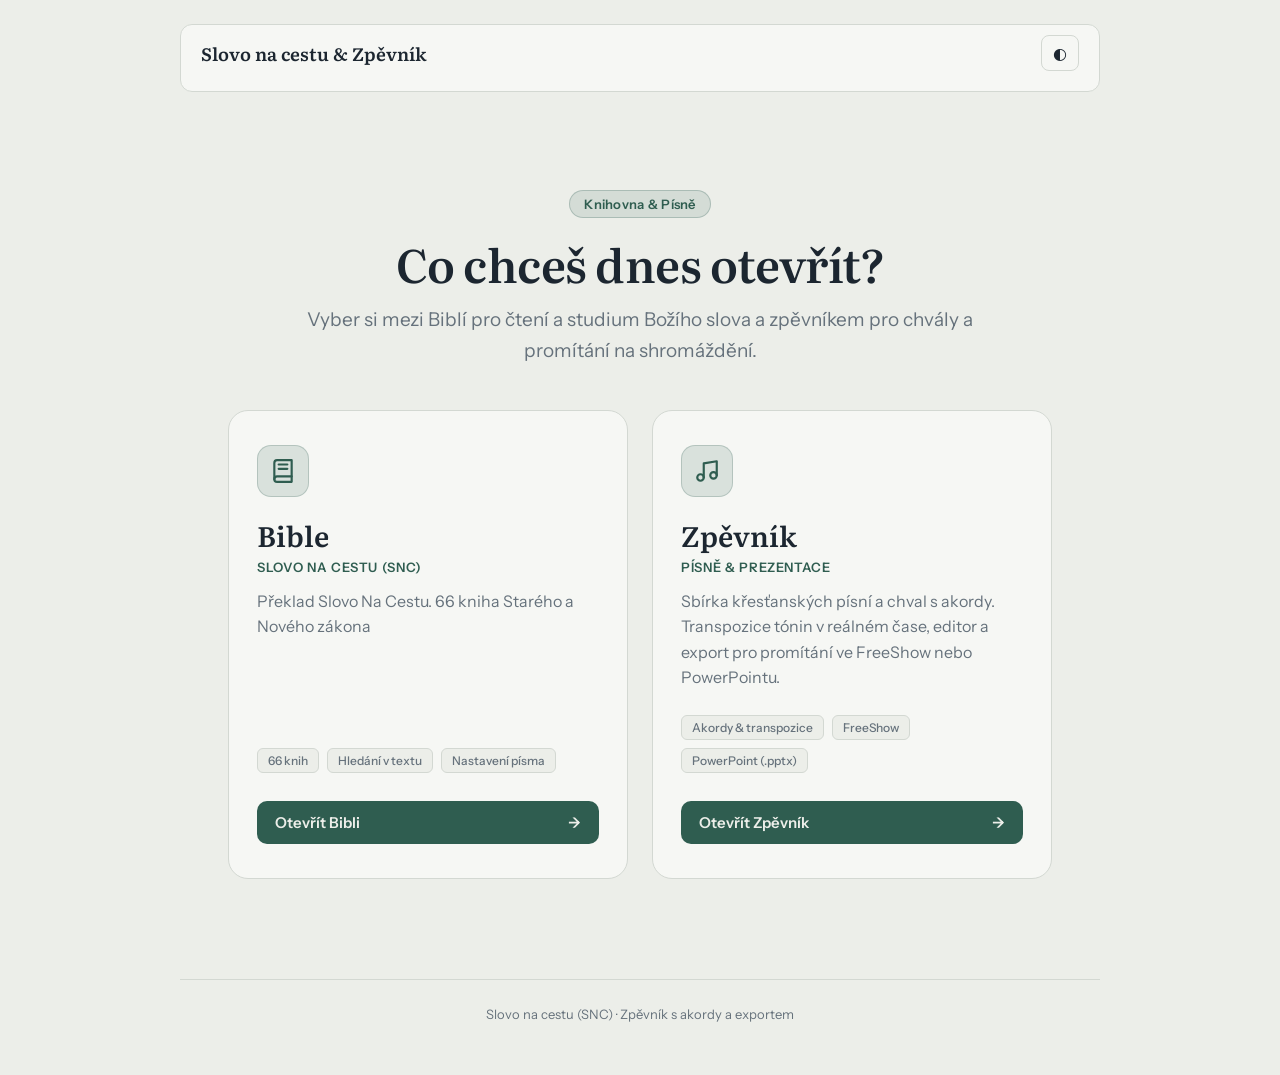
<file: index.html>
<!DOCTYPE html>
<html lang="cs">

<head>
    <meta charset="utf-8">
    <meta name="viewport" content="width=device-width, initial-scale=1, viewport-fit=cover">
    <title>Slovo na cestu & Zpěvník</title>
    <link rel="stylesheet"
        href="https://fonts.googleapis.com/css2?family=Literata:ital,opsz,wght@0,7..72,400;0,7..72,600;1,7..72,400&family=Instrument+Sans:wght@400;500;600&display=swap">
    <link rel="stylesheet" href="style.css">
    <script>(function () { const t = localStorage.getItem("theme"); if (t) document.documentElement.dataset.theme = t; })();</script>
</head>

<body>
    <div class="portal-wrap">
        <header class="portal-nav">
            <div class="portal-brand">
                <span>Slovo na cestu & Zpěvník</span>
            </div>
            <button class="btn" id="th" aria-label="Přepnout motiv">◐</button>
        </header>

        <main>
            <section class="portal-hero">
                <span class="portal-badge">Knihovna & Písně</span>
                <h1>Co chceš dnes otevřít?</h1>
                <p>Vyber si mezi Biblí pro čtení a studium Božího slova a zpěvníkem pro chvály a promítání na
                    shromáždění.</p>
            </section>

            <section class="portal-grid">
                <a href="bible.html" class="portal-card" id="card-bible">
                    <div class="portal-card-icon" aria-hidden="true">
                        <svg width="26" height="26" viewBox="0 0 24 24" fill="none" stroke="currentColor"
                            stroke-width="2" stroke-linecap="round" stroke-linejoin="round">
                            <path d="M4 19.5A2.5 2.5 0 0 1 6.5 17H20"></path>
                            <path d="M6.5 2H20v20H6.5A2.5 2.5 0 0 1 4 19.5v-15A2.5 2.5 0 0 1 6.5 2z"></path>
                            <line x1="8" y1="6" x2="16" y2="6"></line>
                            <line x1="8" y1="10" x2="16" y2="10"></line>
                        </svg>
                    </div>
                    <h2>Bible</h2>
                    <div class="portal-card-subtitle">Slovo na cestu (SNC)</div>
                    <p class="portal-card-desc">Překlad Slovo Na Cestu. 66 kniha Starého a Nového zákona</p>
                    <div class="portal-tags">
                        <span class="portal-tag">66 knih</span>
                        <span class="portal-tag">Hledání v textu</span>
                        <span class="portal-tag">Nastavení písma</span>
                    </div>
                    <div class="portal-card-btn">
                        <span>Otevřít Bibli</span>
                        <span aria-hidden="true">→</span>
                    </div>
                </a>

                <a href="zpevnik.html" class="portal-card" id="card-zpevnik">
                    <div class="portal-card-icon" aria-hidden="true">
                        <svg width="26" height="26" viewBox="0 0 24 24" fill="none" stroke="currentColor"
                            stroke-width="2" stroke-linecap="round" stroke-linejoin="round">
                            <path d="M9 18V5l12-2v13"></path>
                            <circle cx="6" cy="18" r="3"></circle>
                            <circle cx="18" cy="16" r="3"></circle>
                        </svg>
                    </div>
                    <h2>Zpěvník</h2>
                    <div class="portal-card-subtitle">Písně & Prezentace</div>
                    <p class="portal-card-desc">Sbírka křesťanských písní a chval s akordy. Transpozice tónin v reálném
                        čase, editor a export pro promítání ve FreeShow nebo PowerPointu.</p>
                    <div class="portal-tags">
                        <span class="portal-tag">Akordy & transpozice</span>
                        <span class="portal-tag">FreeShow</span>
                        <span class="portal-tag">PowerPoint (.pptx)</span>
                    </div>
                    <div class="portal-card-btn">
                        <span>Otevřít Zpěvník</span>
                        <span aria-hidden="true">→</span>
                    </div>
                </a>
            </section>
        </main>

        <footer class="portal-footer">
            <div>Slovo na cestu (SNC) · Zpěvník s akordy a exportem</div>
        </footer>
    </div>

    <script>
        document.getElementById("th").addEventListener("click", () => {
            const r = document.documentElement;
            const isDark = r.dataset.theme ? r.dataset.theme === "dark" : matchMedia("(prefers-color-scheme:dark)").matches;
            const next = isDark ? "light" : "dark";
            r.dataset.theme = next;
            localStorage.setItem("theme", next);
        });
    </script>
</body>

</html>
</file>
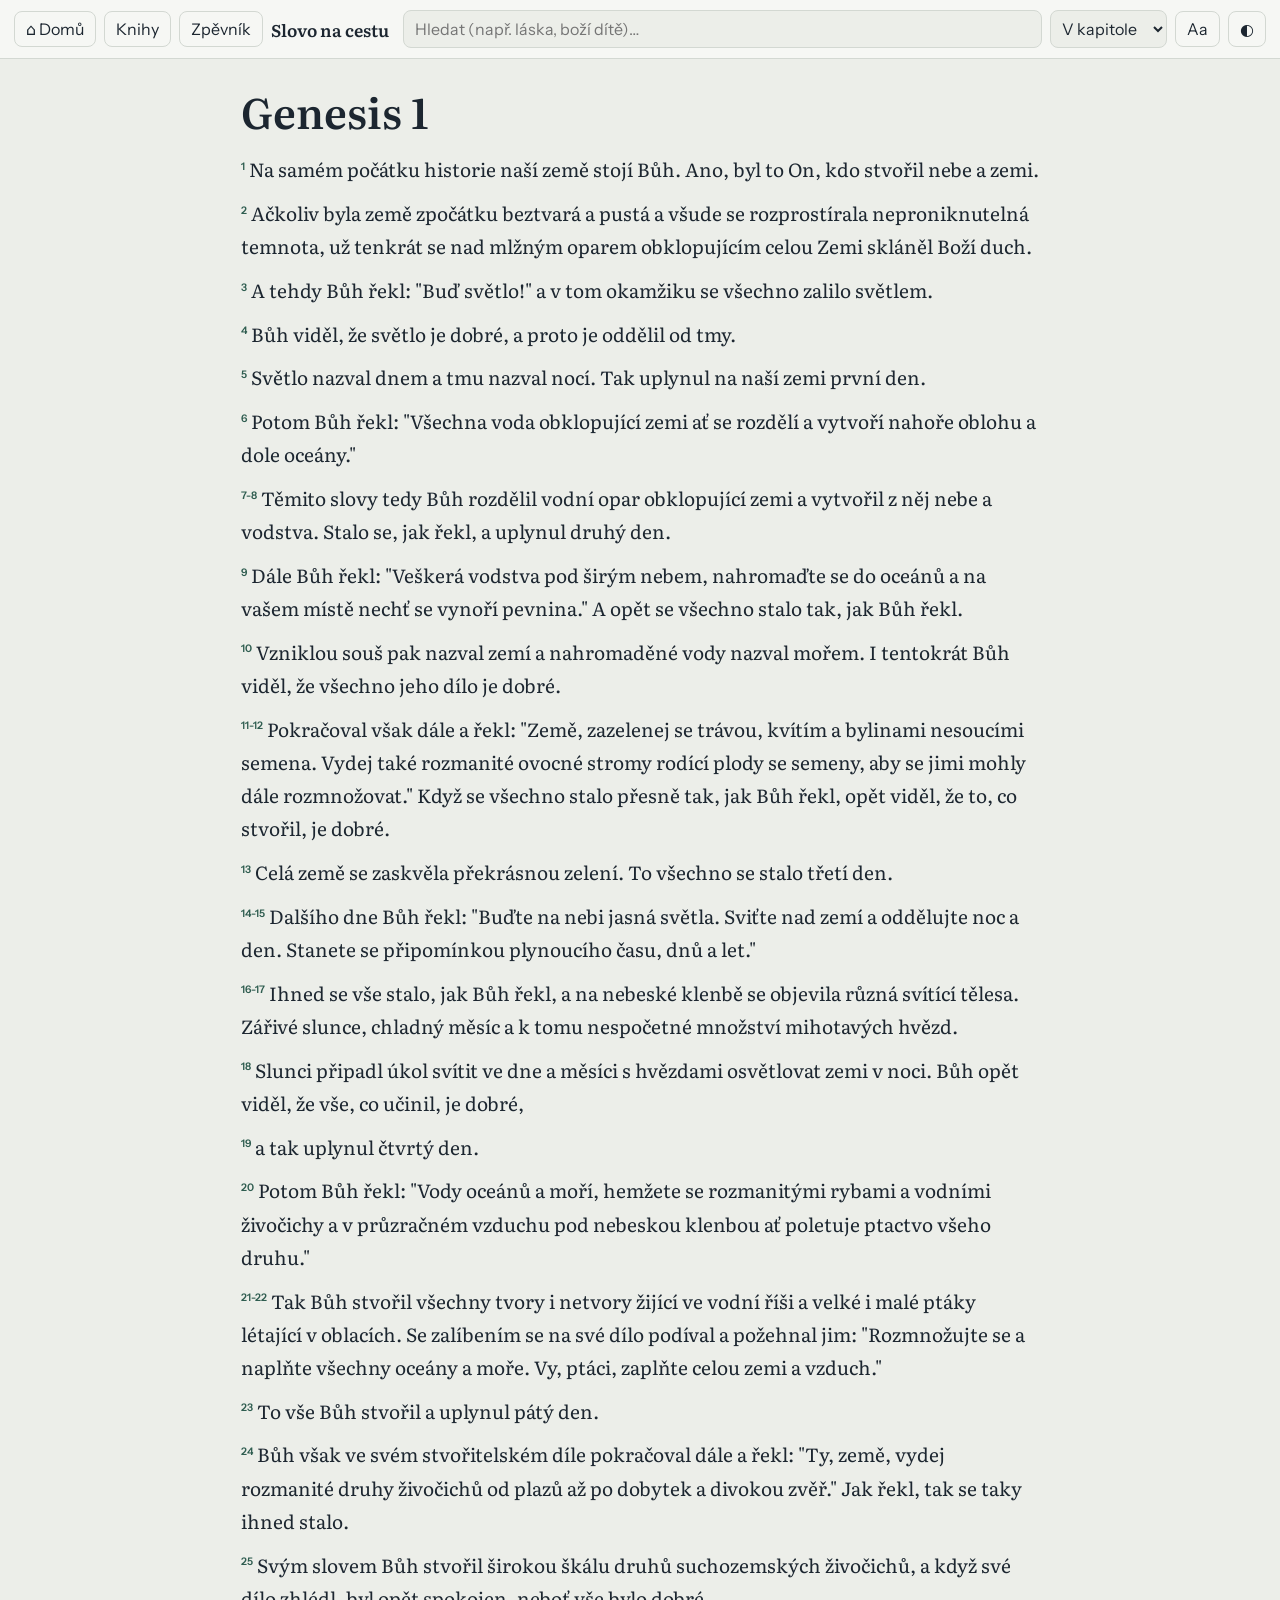
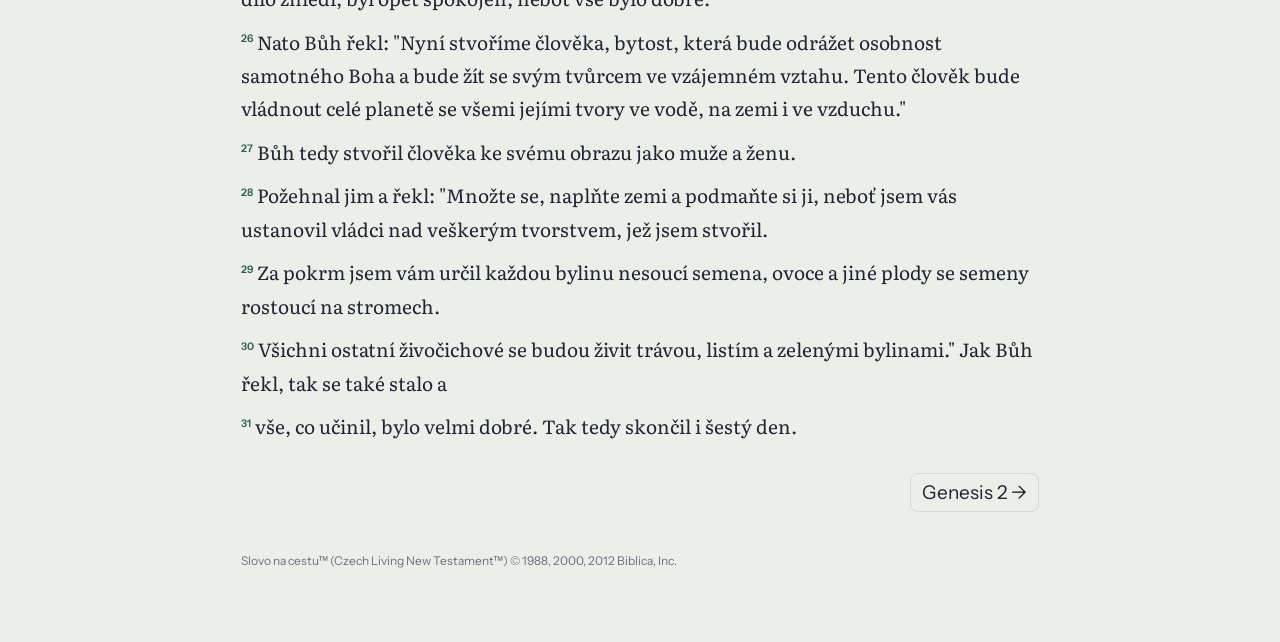
<file: bible.html>
<!DOCTYPE html>
<html lang="cs">

<head>
    <meta charset="utf-8">
    <meta name="viewport" content="width=device-width, initial-scale=1, viewport-fit=cover">
    <title>Slovo na cestu – Bible</title>
    <link rel="stylesheet"
        href="https://fonts.googleapis.com/css2?family=Literata:ital,opsz,wght@0,7..72,400;0,7..72,600;1,7..72,400&family=Instrument+Sans:wght@400;600&display=swap">
    <link rel="stylesheet" href="style.css">
    <link rel="icon" type="image/x-icon" href="book-ico.png">
    <script>(function () { const t = localStorage.getItem("theme"); if (t) document.documentElement.dataset.theme = t; })();</script>
</head>

<body>
    <header>
        <a href="index.html" class="btn" title="Úvodní stránka">⌂ Domů</a>
        <button class="btn" id="menu" aria-label="Seznam knih">Knihy</button>
        <a href="zpevnik.html" class="btn" id="sg">Zpěvník</a>
        <h1>Slovo na cestu</h1>
        <input id="q" type="search" placeholder="Hledat (např. láska, boží dítě)…" aria-label="Hledat">
        <select id="sc" aria-label="Kde hledat">
            <option value="chapter">V kapitole</option>
            <option value="book">V knize</option>
            <option value="all">V celé Bibli</option>
        </select>
        <button class="btn" id="fs" aria-label="Změnit velikost písma">Aa</button>
        <button class="btn" id="th" aria-label="Přepnout motiv">◐</button>
    </header>
    <div id="bd"></div>
    <div class="wrap">
        <nav id="nav"></nav>
        <main id="main"></main>
    </div>
    <script src="bible-data.js"></script>
    <script src="bible.js"></script>
</body>

</html>
</file>
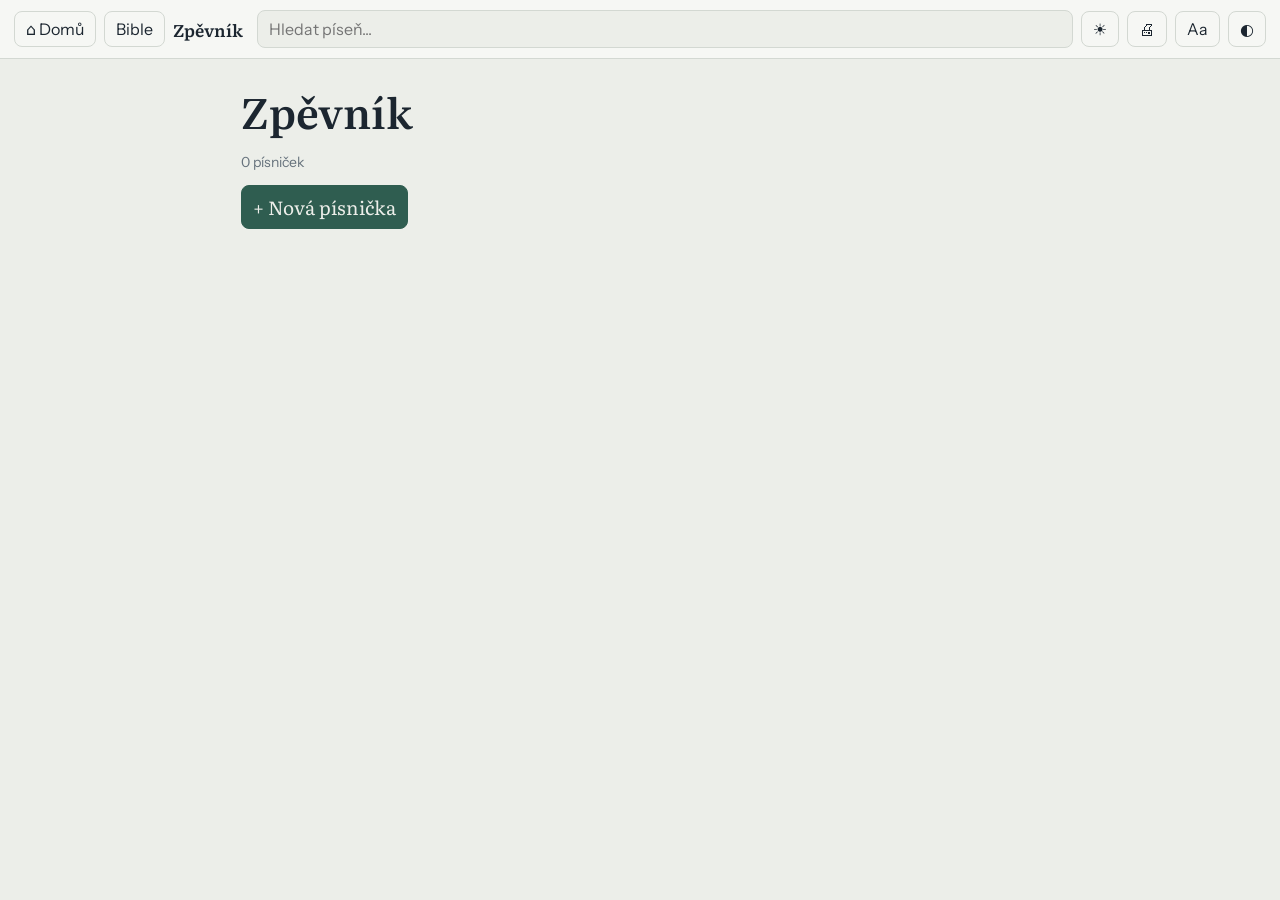
<file: zpevnik.html>
<!DOCTYPE html>
<html lang="cs">

<head>
    <meta charset="utf-8">
    <meta name="viewport" content="width=device-width, initial-scale=1, viewport-fit=cover">
    <title>Zpěvník</title>
    <link rel="stylesheet"
        href="https://fonts.googleapis.com/css2?family=Literata:ital,opsz,wght@0,7..72,400;0,7..72,600;1,7..72,400&family=Instrument+Sans:wght@400;600&display=swap">
    <link rel="stylesheet" href="style.css">
    <link rel="icon" type="image/x-icon" href="notes-ico.png">
    <script>(function () { const t = localStorage.getItem("theme"); if (t) document.documentElement.dataset.theme = t; })();</script>
</head>

<body>
    <header>
        <a href="index.html" class="btn" title="Úvodní stránka">⌂ Domů</a>
        <a href="bible.html" class="btn">Bible</a>
        <h1>Zpěvník</h1>
        <input id="q" type="search" placeholder="Hledat píseň..." aria-label="Hledat">
        <button class="btn" id="wk" aria-label="Nezhasínat displej" title="Nezhasínat displej">☀</button>
        <button class="btn" id="pr" aria-label="Vytisknout" title="Vytisknout" hidden>🖨</button>
        <button class="btn" id="fs" aria-label="Změnit velikost písma">Aa</button>
        <button class="btn" id="th" aria-label="Přepnout motiv">◐</button>
    </header>
    <div id="bd"></div>
    <div class="wrap">
        <nav id="nav"></nav>
        <main id="main"></main>
    </div>
    <script src="config.js"></script>
    <script src="zpevnik.js"></script>
</body>

</html>
</file>
<file: style.css>
:root {
    --bg: #eceee9;
    --panel: #f6f7f4;
    --ink: #1c2630;
    --mute: #66727c;
    --line: #d3d8d2;
    --acc: #2f5d50;
    --hl: #f3dd8a;
    --ch: #b04a14;
    --fs: 19px;
    --ser: 'Literata', Georgia, serif;
    --sans: 'Instrument Sans', system-ui, sans-serif;
    box-sizing: border-box;
    padding-top: env(safe-area-inset-top, 0px);
    padding-bottom: env(safe-area-inset-bottom, 0px)
}

@media(prefers-color-scheme:dark) {
    :root:not([data-theme="light"]) {
        --bg: #14191d;
        --panel: #1b2227;
        --ink: #dfe4e1;
        --mute: #8d9aa2;
        --line: #2c353b;
        --acc: #7fc1ab;
        --hl: #6b5a1c;
        --ch: #f2a65a
    }
}

:root[data-theme="dark"] {
    --bg: #14191d;
    --panel: #1b2227;
    --ink: #dfe4e1;
    --mute: #8d9aa2;
    --line: #2c353b;
    --acc: #7fc1ab;
    --hl: #6b5a1c;
    --ch: #f2a65a
}

* {
    box-sizing: border-box
}

html {
    scroll-padding-top: calc(env(safe-area-inset-top, 0px) + 70px)
}

body {
    margin: 0;
    background: var(--bg);
    color: var(--ink);
    font-family: var(--sans)
}

header {
    position: sticky;
    top: env(safe-area-inset-top, 0px);
    z-index: 5;
    background: var(--panel);
    border-bottom: 1px solid var(--line);
    display: flex;
    gap: 8px;
    align-items: center;
    padding: 10px 14px;
    flex-wrap: wrap
}

header h1 {
    font: 600 17px var(--ser);
    margin: 0 6px 0 0;
    white-space: nowrap
}

button,
select,
input,
textarea {
    font: inherit;
    color: inherit
}

a {
    color: inherit;
    text-decoration: none
}

a:visited {
    color: inherit
}

.btn {
    display: inline-block;
    background: none;
    border: 1px solid var(--line);
    border-radius: 8px;
    padding: 7px 11px;
    cursor: pointer;
    color: inherit;
    text-decoration: none;
    line-height: normal;
    text-align: center
}

.btn:visited {
    color: inherit
}

.btn:hover {
    border-color: var(--acc);
    color: inherit
}

#q {
    flex: 1 1 200px;
    min-width: 0;
    background: var(--bg);
    border: 1px solid var(--line);
    border-radius: 8px;
    padding: 8px 11px
}

select {
    background: var(--bg);
    border: 1px solid var(--line);
    border-radius: 8px;
    padding: 7px
}

:focus-visible {
    outline: 2px solid var(--acc);
    outline-offset: 2px
}

nav h2 {
    font: 600 13px var(--sans);
    color: var(--mute);
    margin: 14px 0 6px
}

.bk {
    display: block;
    width: 100%;
    text-align: left;
    background: none;
    border: 0;
    padding: 6px 8px;
    border-radius: 6px;
    cursor: pointer
}

.bk:hover {
    background: var(--panel)
}

.bk.on {
    background: var(--acc);
    color: var(--bg);
    font-weight: 600
}

.chs {
    display: grid;
    grid-template-columns: repeat(auto-fill, minmax(38px, 1fr));
    gap: 4px;
    padding: 6px 2px 10px
}

.chs button {
    border: 1px solid var(--line);
    background: var(--panel);
    border-radius: 6px;
    padding: 5px 0;
    cursor: pointer
}

.chs button.on {
    background: var(--ink);
    color: var(--bg)
}

main {
    padding: 22px clamp(16px, 4vw, 48px) 60px;
    min-width: 0
}

article {
    max-width: 42em;
    margin: 0 auto;
    font: var(--fs)/1.75 var(--ser)
}

article h2 {
    font: 600 clamp(28px, 5vw, 42px)/1.15 var(--ser);
    margin: 6px 0 18px
}

.v {
    margin: 0 0 .55em
}

.v sup {
    font: 600 .55em var(--sans);
    color: var(--acc);
    margin-right: .35em
}

.v.f {
    background: color-mix(in srgb, var(--hl) 35%, transparent);
    border-radius: 6px;
    box-shadow: 0 0 0 6px color-mix(in srgb, var(--hl) 35%, transparent)
}

mark {
    background: var(--hl);
    color: inherit;
    border-radius: 3px;
    padding: 0 1px
}

.pg {
    display: flex;
    justify-content: space-between;
    margin-top: 30px;
    font-family: var(--sans)
}

.info {
    font: 14px var(--sans);
    color: var(--mute);
    margin: 0 0 14px
}

.r {
    display: block;
    width: 100%;
    text-align: left;
    background: var(--panel);
    border: 1px solid var(--line);
    border-radius: 10px;
    padding: 12px 14px;
    margin-bottom: 8px;
    cursor: pointer;
    font: 16px/1.55 var(--ser)
}

.r:hover {
    border-color: var(--acc)
}

.r b {
    font: 600 14px var(--sans);
    color: var(--acc);
    display: block;
    margin-bottom: 2px
}

.foot {
    font: 12px var(--sans);
    color: var(--mute);
    margin-top: 40px;
    line-height: 1.5
}

.wrap {
    max-width: 1100px;
    margin: 0 auto
}

nav {
    position: fixed;
    top: 0;
    left: 0;
    bottom: 0;
    width: min(340px, 90vw);
    z-index: 30;
    background: var(--panel);
    overflow: auto;
    padding: calc(14px + env(safe-area-inset-top, 0px)) 14px calc(14px + env(safe-area-inset-bottom, 0px));
    border-right: 1px solid var(--line);
    transform: translateX(-105%);
    transition: transform .2s;
    box-shadow: 0 0 30px rgba(0, 0, 0, .3);
    visibility: hidden
}

nav.open {
    transform: none;
    visibility: visible
}

#bd {
    position: fixed;
    inset: 0;
    background: rgba(0, 0, 0, .45);
    z-index: 25;
    display: none
}

#bd.open {
    display: block
}

pre.song {
    white-space: pre-wrap;
    overflow-wrap: anywhere;
    /* line-height 2.4 = prostor pro řádek s akordem + řádek s textem */
    font: var(--fs)/2.4 var(--ser);
    margin: 0
}

.f1 {
    display: block;
    width: 100%;
    background: var(--bg);
    border: 1px solid var(--line);
    border-radius: 8px;
    padding: 10px;
    margin: 0 0 12px;
    font: 16px/1.5 var(--sans)
}

textarea.f1 {
    min-height: 45vh
}

.ac {
    background: var(--acc);
    color: var(--bg);
    border-color: var(--acc)
}



.sec {
    display: block;
    font: 700 .6em var(--sans);
    letter-spacing: .1em;
    text-transform: uppercase;
    color: var(--mute);
    margin: 1.2em 0 .2em
}

.tp {
    position: relative;
    display: flex;
    gap: 6px
}

.pop {
    position: absolute;
    bottom: calc(100% + 8px);
    left: 50%;
    transform: translateX(-50%);
    background: var(--panel);
    border: 1px solid var(--line);
    border-radius: 12px;
    padding: 8px;
    display: grid;
    grid-template-columns: repeat(4, 1fr);
    gap: 6px;
    box-shadow: 0 8px 30px rgba(0, 0, 0, .3);
    z-index: 10
}

.pop .btn.on {
    background: var(--ink);
    color: var(--bg)
}

.prb {
    margin-top: 26px
}

.pres {
    margin-top: 12px;
    padding: 14px;
    border: 1px solid var(--line);
    border-radius: 12px;
    background: var(--panel);
    font: 15px/1.5 var(--sans)
}

.seq {
    display: flex;
    flex-wrap: wrap;
    gap: 6px;
    align-items: center;
    margin: 10px 0
}

.chip {
    display: inline-flex;
    align-items: center;
    border: 1px solid var(--line);
    border-radius: 999px;
    padding: 2px 4px 2px 12px;
    background: var(--bg)
}

.chip button {
    border: 0;
    background: none;
    cursor: pointer;
    font-size: 18px;
    line-height: 1;
    padding: 2px 8px
}

.pp {
    position: relative;
    background: #f28c28;
    border-color: #f28c28;
    color: #1a1208;
    font-weight: 600;
    margin: 8px 0 0 10px
}

.pp:hover {
    background: #ffa13d;
    border-color: #ffa13d
}


.edw {
    display: flex;
    gap: 14px;
    align-items: flex-start
}

.edw textarea {
    flex: 1;
    min-width: 0
}

.ed {
    flex: none;
    width: 236px;
    position: sticky;
    top: 76px;
    font-family: var(--sans)
}

.ed b {
    font-size: 13px;
    color: var(--mute)
}

.ed button {
    border: 1px solid var(--line);
    background: var(--bg);
    color: var(--ink);
    border-radius: 8px;
    padding: 7px 9px;
    cursor: pointer;
    font: 600 14px var(--sans)
}

.ed button:hover {
    border-color: var(--acc)
}

.ed .on {
    background: var(--ink);
    color: var(--bg)
}

.ed .qs,
.ed .rs {
    display: flex;
    flex-wrap: wrap;
    gap: 5px;
    margin: 6px 0 14px
}

.ed .rs button {
    min-width: 46px;
    color: var(--ch)
}

@media(max-width:700px) {
    .edw {
        flex-direction: column
    }

    .ed {
        width: 100%;
        position: static
    }
}

/* Úvodní stránka (Portal) */
.portal-wrap {
    max-width: 960px;
    margin: 0 auto;
    padding: 24px 20px 50px;
    min-height: 100vh;
    display: flex;
    flex-direction: column;
}

.portal-nav {
    display: flex;
    justify-content: space-between;
    align-items: center;
    padding: 10px 0 20px;
    margin-bottom: 40px;
    border-radius: 12px;
    border: 1px solid var(--line);
    padding-left: 20px;
    padding-right: 20px;
}

.portal-brand {
    font: 600 18px var(--ser);
    display: flex;
    align-items: center;
    gap: 8px;
    color: var(--ink);
}

.portal-hero {
    text-align: center;
    margin: 36px auto 44px;
    max-width: 680px;
}

.portal-badge {
    display: inline-block;
    font: 600 13px var(--sans);
    color: var(--acc);
    background: color-mix(in srgb, var(--acc) 12%, transparent);
    border: 1px solid color-mix(in srgb, var(--acc) 25%, transparent);
    padding: 5px 14px;
    border-radius: 999px;
    margin-bottom: 18px;
    letter-spacing: 0.02em;
}

.portal-hero h1 {
    font: 600 clamp(30px, 5vw, 46px)/1.2 var(--ser);
    margin: 0 0 14px;
    color: var(--ink);
    letter-spacing: -0.01em;
}

.portal-hero p {
    font: 400 clamp(16px, 2.5vw, 19px)/1.6 var(--sans);
    color: var(--mute);
    margin: 0 auto;
}

.portal-grid {
    display: grid;
    grid-template-columns: repeat(auto-fit, minmax(min(100%, 300px), 1fr));
    gap: 24px;
    margin-bottom: 40px;
}

.portal-card {
    background: var(--panel);
    border: 1px solid var(--line);
    border-radius: 20px;
    padding: 34px 28px;
    display: flex;
    flex-direction: column;
    text-decoration: none;
    color: inherit;
    position: relative;
    transition: transform 0.22s ease, border-color 0.22s ease, box-shadow 0.22s ease;
    overflow: hidden;
}

.portal-card:hover {
    transform: translateY(-5px);
    border-color: var(--acc);
    box-shadow: 0 18px 40px -15px rgba(0, 0, 0, 0.18);
}

.portal-card:focus-visible {
    outline: 2px solid var(--acc);
    outline-offset: 3px;
}

.portal-card-icon {
    width: 52px;
    height: 52px;
    border-radius: 14px;
    background: color-mix(in srgb, var(--acc) 14%, transparent);
    color: var(--acc);
    display: flex;
    align-items: center;
    justify-content: center;
    margin-bottom: 22px;
    font-size: 26px;
    border: 1px solid color-mix(in srgb, var(--acc) 22%, transparent);
}

.portal-card h2 {
    font: 600 28px/1.2 var(--ser);
    margin: 0 0 6px;
    color: var(--ink);
}

.portal-card-subtitle {
    font: 600 13px var(--sans);
    color: var(--acc);
    text-transform: uppercase;
    letter-spacing: 0.05em;
    margin-bottom: 14px;
}

.portal-card-desc {
    font: 16px/1.6 var(--sans);
    color: var(--mute);
    margin: 0 0 24px;
    flex: 1 1 auto;
}

.portal-tags {
    display: flex;
    flex-wrap: wrap;
    gap: 8px;
    margin-bottom: 28px;
}

.portal-tag {
    font: 500 12px var(--sans);
    padding: 4px 10px;
    border-radius: 6px;
    background: var(--bg);
    border: 1px solid var(--line);
    color: var(--mute);
}

.portal-card-btn {
    display: inline-flex;
    align-items: center;
    justify-content: space-between;
    font: 600 15px var(--sans);
    padding: 12px 18px;
    border-radius: 10px;
    background: var(--acc);
    color: var(--bg);
    transition: opacity 0.2s ease, transform 0.2s ease;
}

.portal-card:hover .portal-card-btn {
    opacity: 0.95;
    transform: translateX(2px);
}

.portal-footer {
    text-align: center;
    font: 13px/1.6 var(--sans);
    color: var(--mute);
    margin-top: auto;
    padding-top: 24px;
    border-top: 1px solid var(--line);
}

/* Akordy nad textem – akord je absolutně nad textem, neovlivňuje šířku spanu */
.cw {
    display: inline-block;
    position: relative;
    vertical-align: baseline;
    line-height: 1;
    /* výška = jen text pod akordem; akord přesahuje nahoru mimo flow */
}

.cc {
    position: absolute;
    bottom: 100%;
    /* přímo nad textem v .cw */
    left: 0;
    font: 700 .68em/1.15 var(--sans);
    color: var(--ch);
    letter-spacing: .02em;
    white-space: nowrap;
    /* akord se nikdy nezalamuje */
}

/* AI import: fronta a koncepty */
.aib {
    margin: 0 0 18px
}

.aib.aip {
    border: 1px solid var(--line);
    border-radius: 10px;
    background: var(--panel);
    padding: 12px 14px
}

.aib.aip .info {
    margin: 4px 0
}

#airows:empty {
    display: none
}

.job {
    display: flex;
    flex-wrap: wrap;
    gap: 8px;
    align-items: center;
    margin: 8px 0;
    font: 14px/1.5 var(--sans)
}

.toast {
    position: fixed;
    left: 50%;
    bottom: calc(20px + env(safe-area-inset-bottom, 0px));
    transform: translateX(-50%);
    background: var(--ink);
    color: var(--bg);
    padding: 10px 16px;
    border-radius: 10px;
    z-index: 50;
    font: 14px var(--sans);
    box-shadow: 0 6px 24px rgba(0, 0, 0, .3)
}

.toast[hidden] {
    display: none
}

/* ---- Chord diagram popup ---- */
.cc {
    cursor: pointer;
    border-radius: 3px;
    transition: background .15s, color .15s;
}

.cc:hover {
    background: color-mix(in srgb, var(--ch) 15%, transparent);
    outline: 1px solid color-mix(in srgb, var(--ch) 35%, transparent);
}

.cdpop {
    position: absolute;
    z-index: 100;
    background: var(--panel);
    border: 1px solid var(--line);
    border-radius: 14px;
    box-shadow: 0 12px 40px rgba(0, 0, 0, .22), 0 2px 8px rgba(0, 0, 0, .12);
    padding: 0;
    min-width: 200px;
    overflow: hidden;
    animation: cdpop-in .15s ease;
}

@keyframes cdpop-in {
    from {
        opacity: 0;
        transform: translateY(-6px) scale(.97);
    }

    to {
        opacity: 1;
        transform: none;
    }
}

.cdhead {
    display: flex;
    align-items: center;
    justify-content: space-between;
    padding: 10px 12px 6px;
    border-bottom: 1px solid var(--line);
}

.cdname {
    font: 700 16px var(--sans);
    color: var(--ch);
    letter-spacing: .02em;
}

.cdcl {
    background: none;
    border: none;
    font-size: 18px;
    line-height: 1;
    cursor: pointer;
    color: var(--mute);
    padding: 2px 4px;
    border-radius: 6px;
}

.cdcl:hover {
    color: var(--ink);
    background: var(--bg);
}

.cdtabs {
    display: flex;
    gap: 4px;
    padding: 8px 8px 6px;
    border-bottom: 1px solid var(--line);
    background: var(--bg);
}

.cdtb {
    background: none;
    border: 1px solid transparent;
    border-radius: 8px;
    padding: 5px 8px;
    font: 600 12px var(--sans);
    cursor: pointer;
    color: var(--mute);
    transition: background .12s, color .12s, border-color .12s;
    white-space: nowrap;
    flex: 1;
    text-align: center;
}

.cdtb:hover {
    background: var(--panel);
    color: var(--ink);
    border-color: var(--line);
}

.cdtb.cdon {
    background: var(--ch);
    color: #fff;
    border-color: var(--ch);
}

/* Chord move tab panel */
.cdcont {
    display: flex;
    justify-content: center;
    align-items: center;
    padding: 12px 14px 14px;
}

.cdno {
    font: 14px var(--sans);
    color: var(--mute);
    padding: 8px 0;
}

/* Fretboard SVG */
.cdfb {
    display: block;
    overflow: visible;
}

.cdg {
    stroke: var(--line);
    stroke-width: 1.5;
}

.cdnut {
    fill: var(--ink);
}

.cdd {
    fill: var(--ch);
}

.cdo {
    fill: none;
    stroke: var(--ink);
    stroke-width: 2;
}

.cdx {
    fill: var(--mute);
    font: bold 14px var(--sans);
}

.cdfl {
    fill: var(--mute);
    font: 11px var(--sans);
}

/* Piano SVG */
.cppiano {
    display: block;
    border-radius: 6px;
    overflow: visible;
}

.cpwk {
    fill: var(--panel);
    stroke: var(--line);
    stroke-width: 1;
}

.cpbk {
    fill: var(--ink);
}

.cpwk.cpa {
    fill: color-mix(in srgb, var(--ch) 22%, var(--panel));
    stroke: var(--ch);
    stroke-width: 1.5;
}

.cpbk.cpa {
    fill: var(--ch);
}

/* dots: on white key = dark ink, on black key = white */
.cpwk+.cpd {
    fill: var(--ink);
}

.cpbk+.cpd {
    fill: #fff;
}


/* ---- nezhasínání + tisk ---- */
#wk.on {
    background: var(--acc);
    color: var(--bg);
    border-color: var(--acc)
}

@media print {

    header,
    nav,
    #bd,
    .ed,
    .pres,
    .tp,
    .prb,
    .toast,
    .cdpop,
    button,
    .btn,
    .info {
        display: none !important
    }

    html,
    body,
    .wrap,
    main,
    article {
        background: #fff !important;
        color: #000 !important;
        margin: 0;
        padding: 0;
        display: block;
        max-width: none
    }

    :root {
        --ink: #000;
        --bg: #fff;
        --ch: #000;
        --mute: #000
    }

    .cc {
        color: #000 !important;
        background: none !important;
        outline: none !important
    }

    pre.song {
        font-size: 14pt
    }
}

textarea {
    color: inherit
}

/* editor písničky: neproporcionální písmo, aby akordy nad řádkem seděly nad správnou slabikou */
#sx {
    font: 15px/1.5 ui-monospace, SFMono-Regular, Menlo, Consolas, "Liberation Mono", monospace;
    white-space: pre;
    overflow: auto;
    tab-size: 4
}

/* originál screenshotu u konceptu z AI */
.aisrc {
    margin: 0 0 12px
}

.aisrc summary {
    cursor: pointer;
    color: var(--mute);
    font-size: 14px;
    margin-bottom: 6px
}

.aisrc div {
    max-height: 50vh;
    overflow: auto;
    border: 1px solid var(--line);
    border-radius: 8px;
    background: #fff
}

.aisrc img {
    display: block;
    width: 100%;
    height: auto;
    cursor: zoom-in
}

/* značky opakování na řádku akordů (|: :|): stejná řádka jako akordy, ale nejdou kliknout a jsou tlumenější */
.cc.rp {
    cursor: default;
    color: var(--mute)
}

.cc.rp:hover {
    background: none;
    outline: none
}
</file>
